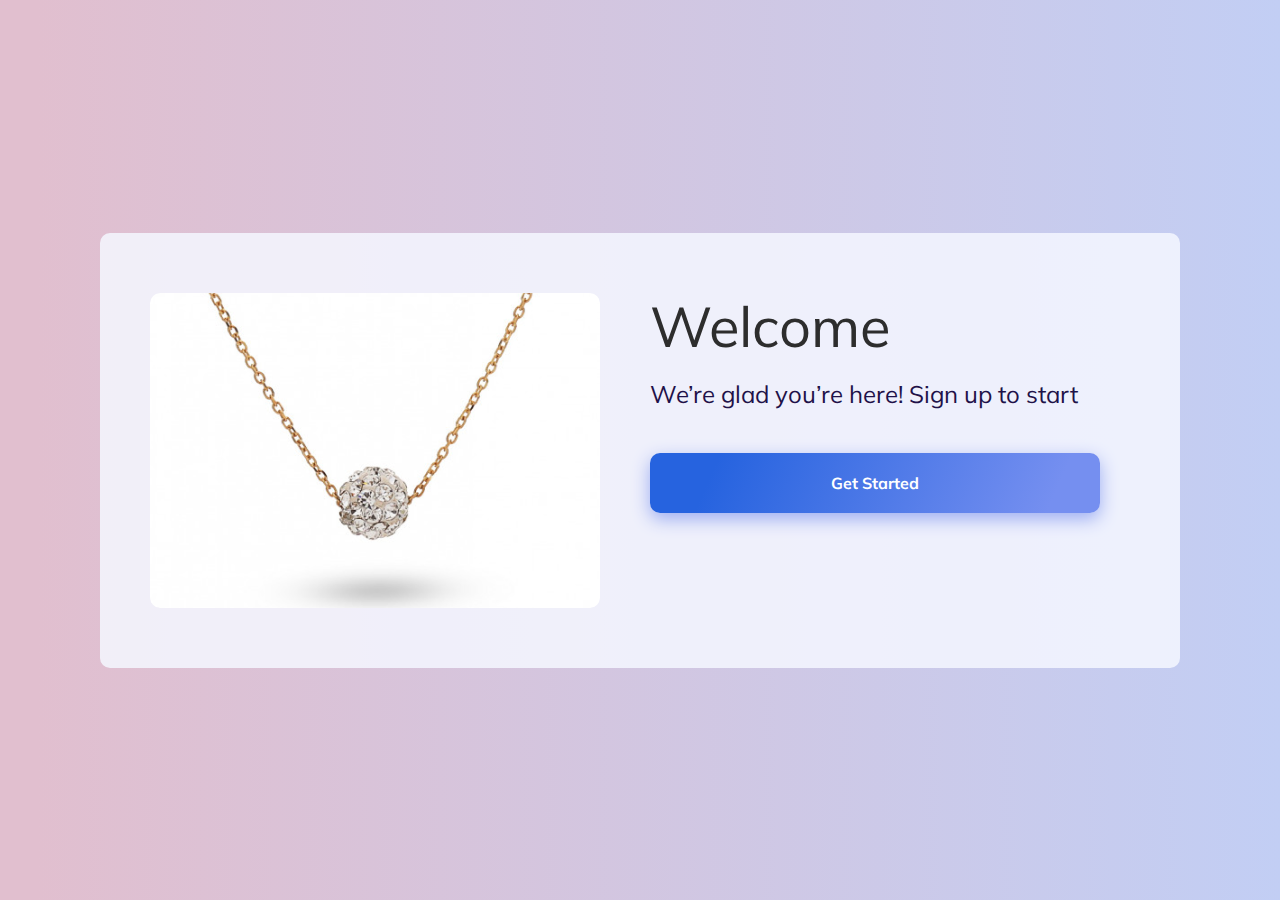
<file: index.html>
<!DOCTYPE html>
<html lang="en">
<head>
    <meta charset="UTF-8">
    <meta http-equiv="X-UA-Compatible" content="IE=edge">
    <meta name="viewport" content="width=device-width, initial-scale=1.0">
    <title>Valinteca</title>
    <!-- Css Link  -->
    <link rel="stylesheet" href="./style.css">
</head>
<body>
    <section>
        <div class="welcome-screen">
            
                <img src="./images/necklace.png" alt="necklace" class="necklace">
                <div class="div-content">
                    <h3>Welcome</h3>
                <p>We’re glad you’re here! Sign up to start</p>
                <button onclick="location.href='register.html'">Get Started</button>
                </div>
        </div>
    </section>
    <!-- Js File Link -->
    <script src="./main.js"></script>
</body>
</html>
</file>
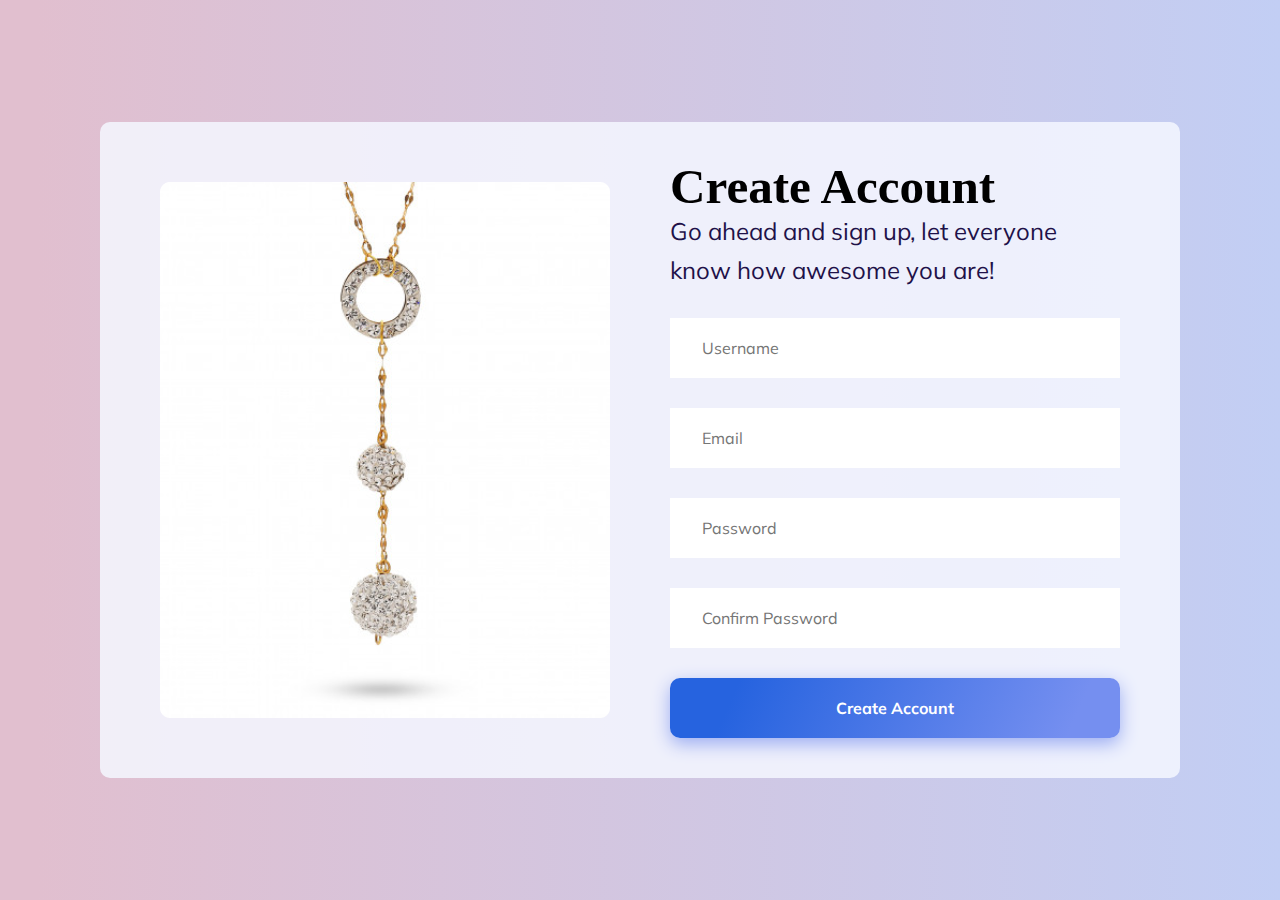
<file: register.html>
<!DOCTYPE html>
<html lang="en">
<head>
    <meta charset="UTF-8">
    <meta http-equiv="X-UA-Compatible" content="IE=edge">
    <meta name="viewport" content="width=device-width, initial-scale=1.0">
    <title>Valinteca - Sign up</title>
    <!-- Css Link  -->
    <link rel="stylesheet" href="./style.css">
    <!-- font Awesome Library -->
    <link rel="stylesheet" href="https://cdnjs.cloudflare.com/ajax/libs/font-awesome/6.2.1/css/all.min.css" integrity="sha512-MV7K8+y+gLIBoVD59lQIYicR65iaqukzvf/nwasF0nqhPay5w/9lJmVM2hMDcnK1OnMGCdVK+iQrJ7lzPJQd1w==" crossorigin="anonymous" referrerpolicy="no-referrer" />
    
</head>
<body>
    <section>
        <div class="sign-screen">
            
                <img src="./images/necklace-2.png" alt="necklace" class="necklace-2">
                <div class="sign-content">
                    <h3>Create Account</h3>
                <p>Go ahead and sign up, let everyone know how awesome you are!</p>
                <form id="form" action="/">
                    <div class="input-control">
                        <i class="fa-regular fa-user"></i>
                        <input type="text" placeholder="Username" id="userName" name="username">
                        <div class="error"></div>
                    </div>
                    <div class="input-control">
                        <i class="fa-regular fa-envelope"></i>
                        <input type="text" placeholder="Email" id="email" name="email">
                        <div class="error"></div>
                    </div>
                    <div class="input-control">
                        <i class="fa-solid fa-lock"></i>
                        <input type="password" placeholder="Password" id="password" name="password"> 
                        <div class="error"></div>
                    </div>
                    <div class="input-control">
                        <i class="fa-solid fa-lock"></i>
                        <input type="password" placeholder="Confirm Password" id="confirmPassword" name="confirmPassword">
                        <div class="error"></div>
                    </div>
                    <button type="submit">Create Account</button>
                </form>
                </div>
        </div>
    </section>
    
    <script src="./main.js"></script>
</body>
</html>
</file>
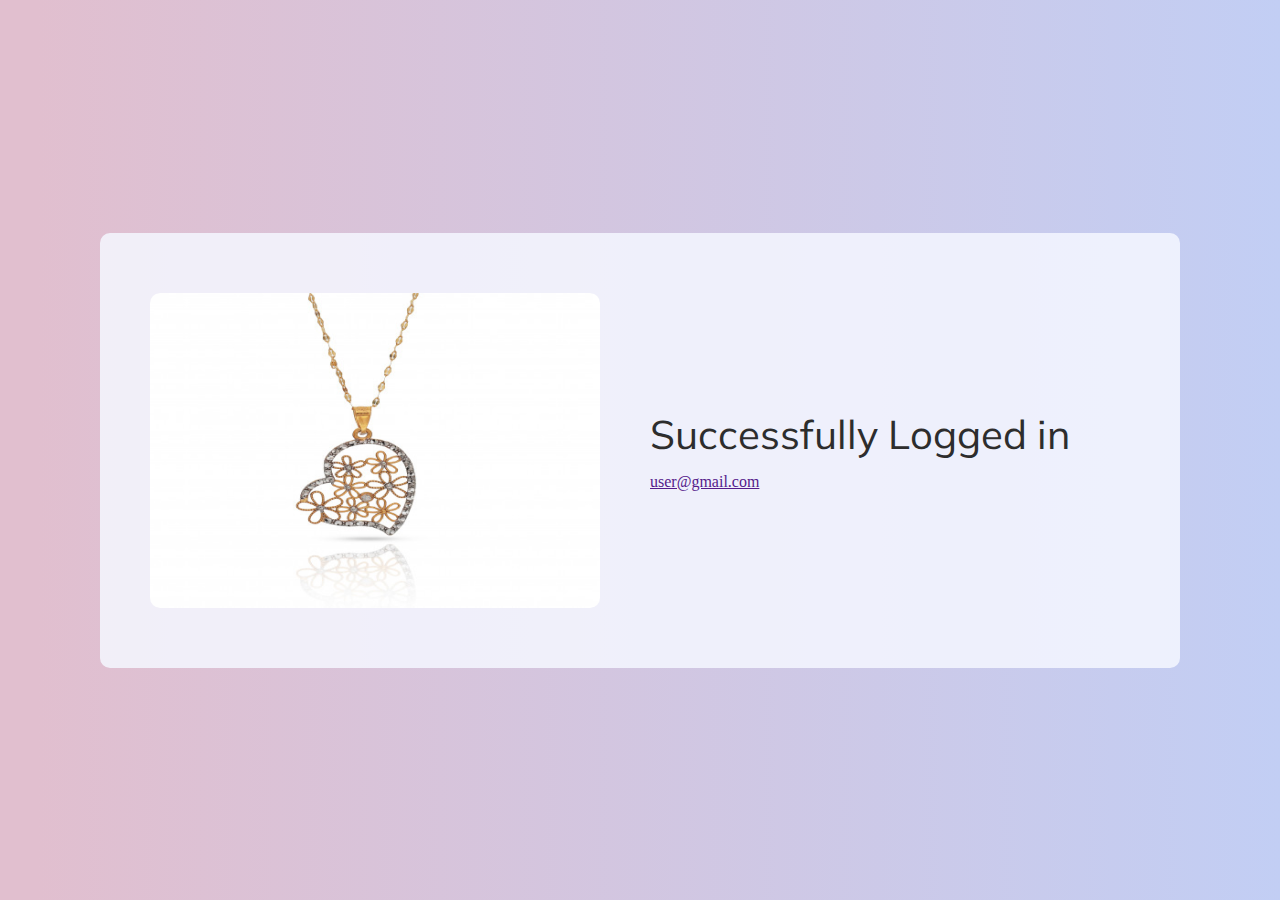
<file: success.html>
<!DOCTYPE html>
<html lang="en">
<head>
    <meta charset="UTF-8">
    <meta http-equiv="X-UA-Compatible" content="IE=edge">
    <meta name="viewport" content="width=device-width, initial-scale=1.0">
    <title>Success Log in</title>
    <!-- Css Link  -->
    <link rel="stylesheet" href="./style.css">
</head>
<body>
    <section>
        <div class="welcome-screen">
            
                <img src="./images/success.png" alt="necklace" class="necklace">
                <div class="success-content">
                    <h4>Successfully Logged in</h4>
                <a href="">user@gmail.com</a>
                </div>
        </div>
    </section>
</body>
</html>
</file>
<file: style.css>
@import url('https://fonts.googleapis.com/css2?family=Lora:wght@400;500;600;700&family=Mulish:wght@200;300;400;500;600;700&display=swap');
* {
  margin: 0;
  padding: 0;
  box-sizing: border-box;
}

body {
  min-height: 100vh;
  background: linear-gradient( 90deg,  rgba(225, 191, 207, 1) 3%,  rgba(194, 206, 244, 1) 100%);
  display: flex;
  justify-content: center;
  align-items: center;
}
.welcome-screen{
    width: 1080px;
    height: 435px;
    background: rgba(245, 247, 255, 0.85);
    border-radius: 10px;
    display: flex;
    flex-direction: row;
    align-items: center;

}
.necklace{
    width: 450px;
height: 315px;
border-radius: 10px;
margin: 70px 50px;
}
.welcome{
font-weight: 400;
font-size: 56px;
line-height: 120%;
}
.div-content{
    width: 450px;
    height: 315px;
    display: flex;
    flex-direction: column;
}
.div-content h3{
    font-family: 'Mulish', sans-serif;
    font-style: normal;
font-weight: 400;
font-size: 56px;
line-height: 120%;
    color: #2D2D2D;
    margin-bottom: 15px;
}
.div-content p{
    font-family: 'Mulish', sans-serif;
    font-weight: 400;
font-size: 24px;
line-height: 160%;
    color: #1F1249;
    margin-bottom: 15px;
}
 button{
    display: flex;
flex-direction: row;
justify-content: center;
align-items: center;
padding: 0px 50px;
gap: 12px;
    width: 450px;
height: 60px;

    background: linear-gradient(113.87deg, #2663DF 14.81%, #758FF0 88.76%);
box-shadow: 0px 6px 18px #9CADF2;
border-radius: 10px;
outline: none;
border: none;
color: #fff;
font-family: 'Mulish', sans-serif;
font-style: normal;
font-weight: 700;
font-size: 16px;
line-height: 140%;
margin-top: 25px;
cursor: pointer;
}
.sign-screen{
    width: 1080px;
height: 656px;
    background: rgba(245, 247, 255, 0.85);
    border-radius: 10px;
    display: flex;
    flex-direction: row;
    align-items: center;
    justify-content: center;
    gap: 60px;
}
.sign-content{
    font-style: normal;
font-weight: 400;
font-size: 42px;
line-height: 120%;

}
.sign-content p{
    font-family: 'Mulish';
font-style: normal;
font-weight: 400;
font-size: 24px;
line-height: 160%;
color: #1F1249;
width: 450px;
height: 76px;
}
.input-control{
    display: flex;
flex-direction: row;
align-items: center;
padding: 8px 20px;
gap: 12px;
width: 450px;
height: 60px;
background: #FFFFFF;
margin: 30px 0;

}

.input-control input{
    border: none;
    width: 369px;
    height: 44px;

font-family: 'Mulish';
font-style: normal;
font-weight: 400;
font-size: 16px;
line-height: 140%;
display: flex;
align-items: center;
color: #3B3B3B;
/* margin-bottom: 50px; */
}
.input-control i{
    color: #9CADF2;
    font-size: 14px;
}
.success-content h4 {
    font-family: 'Mulish', sans-serif;
    font-style: normal;
font-weight: 400;
font-size: 40px;
line-height: 120%;
    color: #2D2D2D;
    margin-bottom: 15px;
}
input:focus {
    outline: 0;
}
.input-control.success input{
    border-color: #09c372;
}
.input-control.error input{
    border-color: #ff3860;
}
.input-control .error {
    color: #ff3860;
    font-size: 15px;
    height: 10px;
    margin-top: 50px;
    width: 100%;
    margin-left: -401px;

}
</file>
